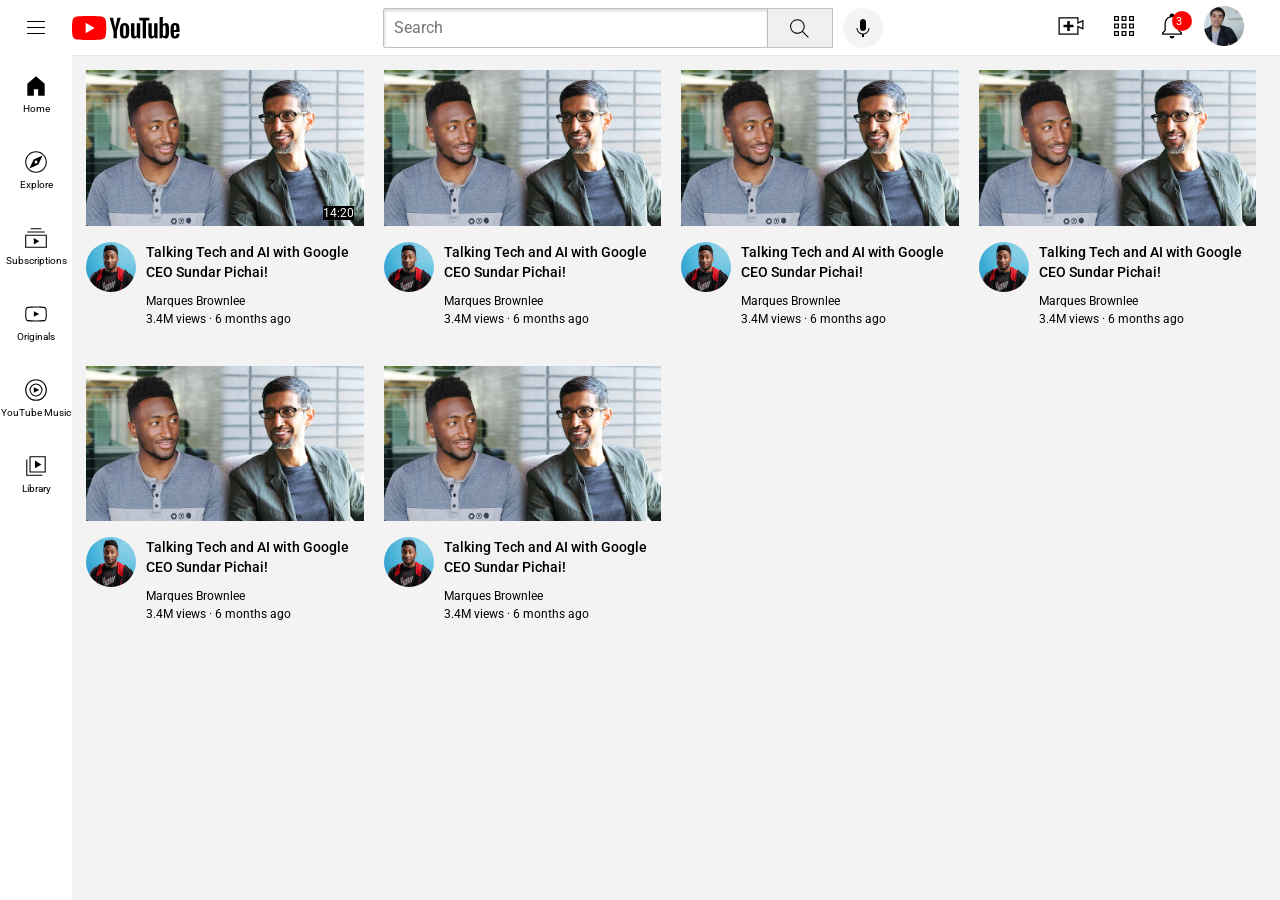
<file: index.html>
<!DOCTYPE html>
<html>
  <head>
    <title>youtube practice</title>
    <link rel="preconnect" href="https://fonts.googleapis.com" />
    <link rel="preconnect" href="https://fonts.gstatic.com" crossorigin />
    <link
      href="https://fonts.googleapis.com/css2?family=Roboto:ital,wght@0,100..900;1,100..900&display=swap"
      rel="stylesheet"
    />
    <link rel="stylesheet" href="intro-to-html/styles/header.css" />
    <link rel="stylesheet" href="intro-to-html/styles/video.css" />
    <link rel="stylesheet" href="intro-to-html/styles/general.css" />
    <link rel="stylesheet" href="intro-to-html/styles/side-bar.css" />
  </head>
  <body>
    <div class="header">
      <div class="left-section">
        <img
          class="hamburger-menu"
          src="intro-to-html/icons/hamburger-menu.svg"
          alt=""
        />
        <img
          class="youtube-logo"
          src="intro-to-html/icons/youtube-logo.svg"
          alt=""
        />
      </div>
      <div class="middle-section">
        <input class="search-bar" type="text" placeholder="Search" />
        <button class="search-button">
          <img
            class="search-icon"
            src="intro-to-html/icons/search.svg"
            alt=""
          />
          <div class="tooltip">Search</div>
        </button>
        <button class="voice-search-button">
          <img
            class="voice-search-icon"
            src="intro-to-html/icons/voice-search-icon.svg"
            alt=""
          />
        </button>
      </div>
      <div class="right-section">
        <button class="upload-button">
          <img
            class="upload-icon"
            src="intro-to-html/icons/upload.svg"
            alt=""
          />
        </button>
        <button class="youtube-apps-button">
          <img
            class="youtube-apps-icon"
            src="intro-to-html/icons/youtube-apps.svg"
            alt=""
          />
        </button>
        <div class="notifications-button">
          <div class="notifications-count">3</div>
          <img
            class="notifications-icon"
            src="intro-to-html/icons/notifications.svg"
            alt=""
          />
        </div>
        <button class="my-channel-button">
          <img
            class="my-channel-icon"
            src="intro-to-html/icons/my-channel.jpeg"
            alt=""
          />
        </button>
      </div>
    </div>
    <div class="side-bar">
      <div class="side-bar-icon">
        <img src="intro-to-html/icons/home.svg" alt="" />
        <div>Home</div>
      </div>
      <div class="side-bar-icon">
        <img src="intro-to-html/icons/explore.svg" alt="" />
        <div>Explore</div>
      </div>
      <div class="side-bar-icon">
        <img src="intro-to-html/icons/subscriptions.svg" alt="" />
        <div>Subscriptions</div>
      </div>
      <div class="side-bar-icon">
        <img src="intro-to-html/icons/originals.svg" alt="" />
        <div>Originals</div>
      </div>
      <div class="side-bar-icon">
        <img src="intro-to-html/icons/youtube-music.svg" alt="" />
        <div>YouTube Music</div>
      </div>
      <div class="side-bar-icon">
        <img src="intro-to-html/icons/library.svg" alt="" />
        <div>Library</div>
      </div>
    </div>
    <div class="video-grid">
      <div class="video-preview">
        <div class="thumbnail-row">
          <div class="video-time">14:20</div>
          <img class="thumbnail" src="thumbnails/thumbnail-1.webp" alt="" />
        </div>
        <div class="video-info-grid">
          <div class="profile-img">
            <img class="profile-pic" src="thumbnails/channel-1.jpeg" alt="" />
          </div>
          <div class="video-info">
            <p class="video-title">
              Talking Tech and AI with Google CEO Sundar Pichai!
            </p>
            <p class="video-author">Marques Brownlee</p>
            <p class="video-stats">3.4M views &#183; 6 months ago</p>
          </div>
        </div>
      </div>
      <div class="video-preview">
        <div class="thumbnail-row">
          <img class="thumbnail" src="thumbnails/thumbnail-1.webp" alt="" />
        </div>
        <div class="video-info-grid">
          <div class="profile-img">
            <img class="profile-pic" src="thumbnails/channel-1.jpeg" alt="" />
          </div>
          <div class="video-info">
            <p class="video-title">
              Talking Tech and AI with Google CEO Sundar Pichai!
            </p>
            <p class="video-author">Marques Brownlee</p>
            <p class="video-stats">3.4M views &#183; 6 months ago</p>
          </div>
        </div>
      </div>
      <div class="video-preview">
        <div class="thumbnail-row">
          <img class="thumbnail" src="thumbnails/thumbnail-1.webp" alt="" />
        </div>
        <div class="video-info-grid">
          <div class="profile-img">
            <img class="profile-pic" src="thumbnails/channel-1.jpeg" alt="" />
          </div>
          <div class="video-info">
            <p class="video-title">
              Talking Tech and AI with Google CEO Sundar Pichai!
            </p>
            <p class="video-author">Marques Brownlee</p>
            <p class="video-stats">3.4M views &#183; 6 months ago</p>
          </div>
        </div>
      </div>
      <div class="video-preview">
        <div class="thumbnail-row">
          <img class="thumbnail" src="thumbnails/thumbnail-1.webp" alt="" />
        </div>
        <div class="video-info-grid">
          <div class="profile-img">
            <img class="profile-pic" src="thumbnails/channel-1.jpeg" alt="" />
          </div>
          <div class="video-info">
            <p class="video-title">
              Talking Tech and AI with Google CEO Sundar Pichai!
            </p>
            <p class="video-author">Marques Brownlee</p>
            <p class="video-stats">3.4M views &#183; 6 months ago</p>
          </div>
        </div>
      </div>
      <div class="video-preview">
        <div class="thumbnail-row">
          <img class="thumbnail" src="thumbnails/thumbnail-1.webp" alt="" />
        </div>
        <div class="video-info-grid">
          <div class="profile-img">
            <img class="profile-pic" src="thumbnails/channel-1.jpeg" alt="" />
          </div>
          <div class="video-info">
            <p class="video-title">
              Talking Tech and AI with Google CEO Sundar Pichai!
            </p>
            <p class="video-author">Marques Brownlee</p>
            <p class="video-stats">3.4M views &#183; 6 months ago</p>
          </div>
        </div>
      </div>
      <div class="video-preview">
        <div class="thumbnail-row">
          <img class="thumbnail" src="thumbnails/thumbnail-1.webp" alt="" />
        </div>
        <div class="video-info-grid">
          <div class="profile-img">
            <img class="profile-pic" src="thumbnails/channel-1.jpeg" alt="" />
          </div>
          <div class="video-info">
            <p class="video-title">
              Talking Tech and AI with Google CEO Sundar Pichai!
            </p>
            <p class="video-author">Marques Brownlee</p>
            <p class="video-stats">3.4M views &#183; 6 months ago</p>
          </div>
        </div>
      </div>
    </div>
  </body>
</html>
</file>
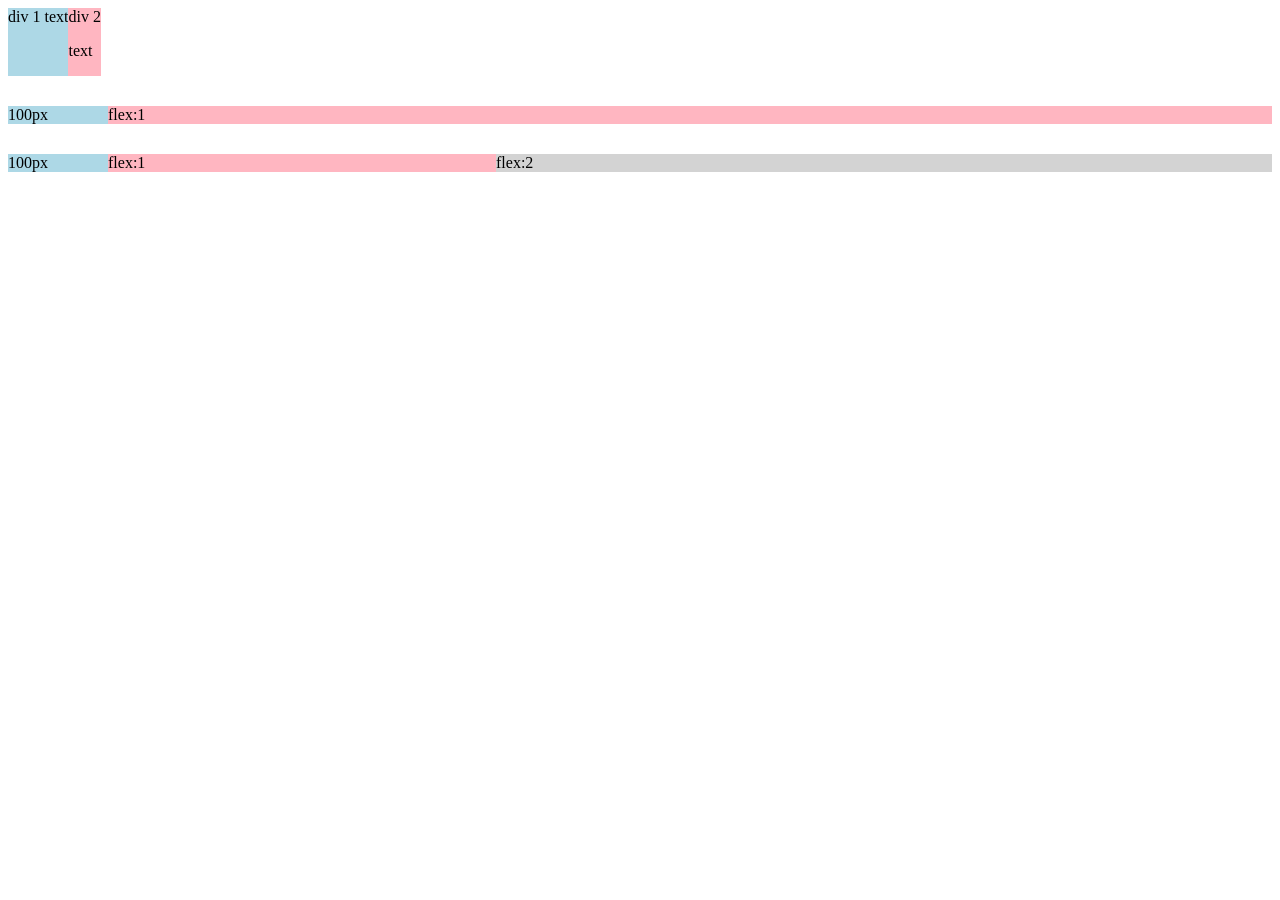
<file: flexbox.html>
<!DOCTYPE html>
<html>
  <head>
    <title>flexbox</title>
  </head>
  <body>
    <div style="display: flex; flex-direction: row">
      <div style="background-color: lightblue">div 1 text</div>
      <div style="background-color: lightpink">
        div 2
        <p>text</p>
      </div>
    </div>
    <div style="margin-top: 30px; display: flex; flex-direction: row">
      <div style="width: 100px; background-color: lightblue">100px</div>
      <div style="background-color: lightpink; flex: 1">flex:1</div>
    </div>

    <div style="margin-top: 30px; display: flex; flex-direction: row">
      <div style="width: 100px; background-color: lightblue">100px</div>
      <div style="background-color: lightpink; flex: 1">flex:1</div>
      <div style="background-color: lightgray; flex: 2">flex:2</div>
    </div>
  </body>
</html>
</file>
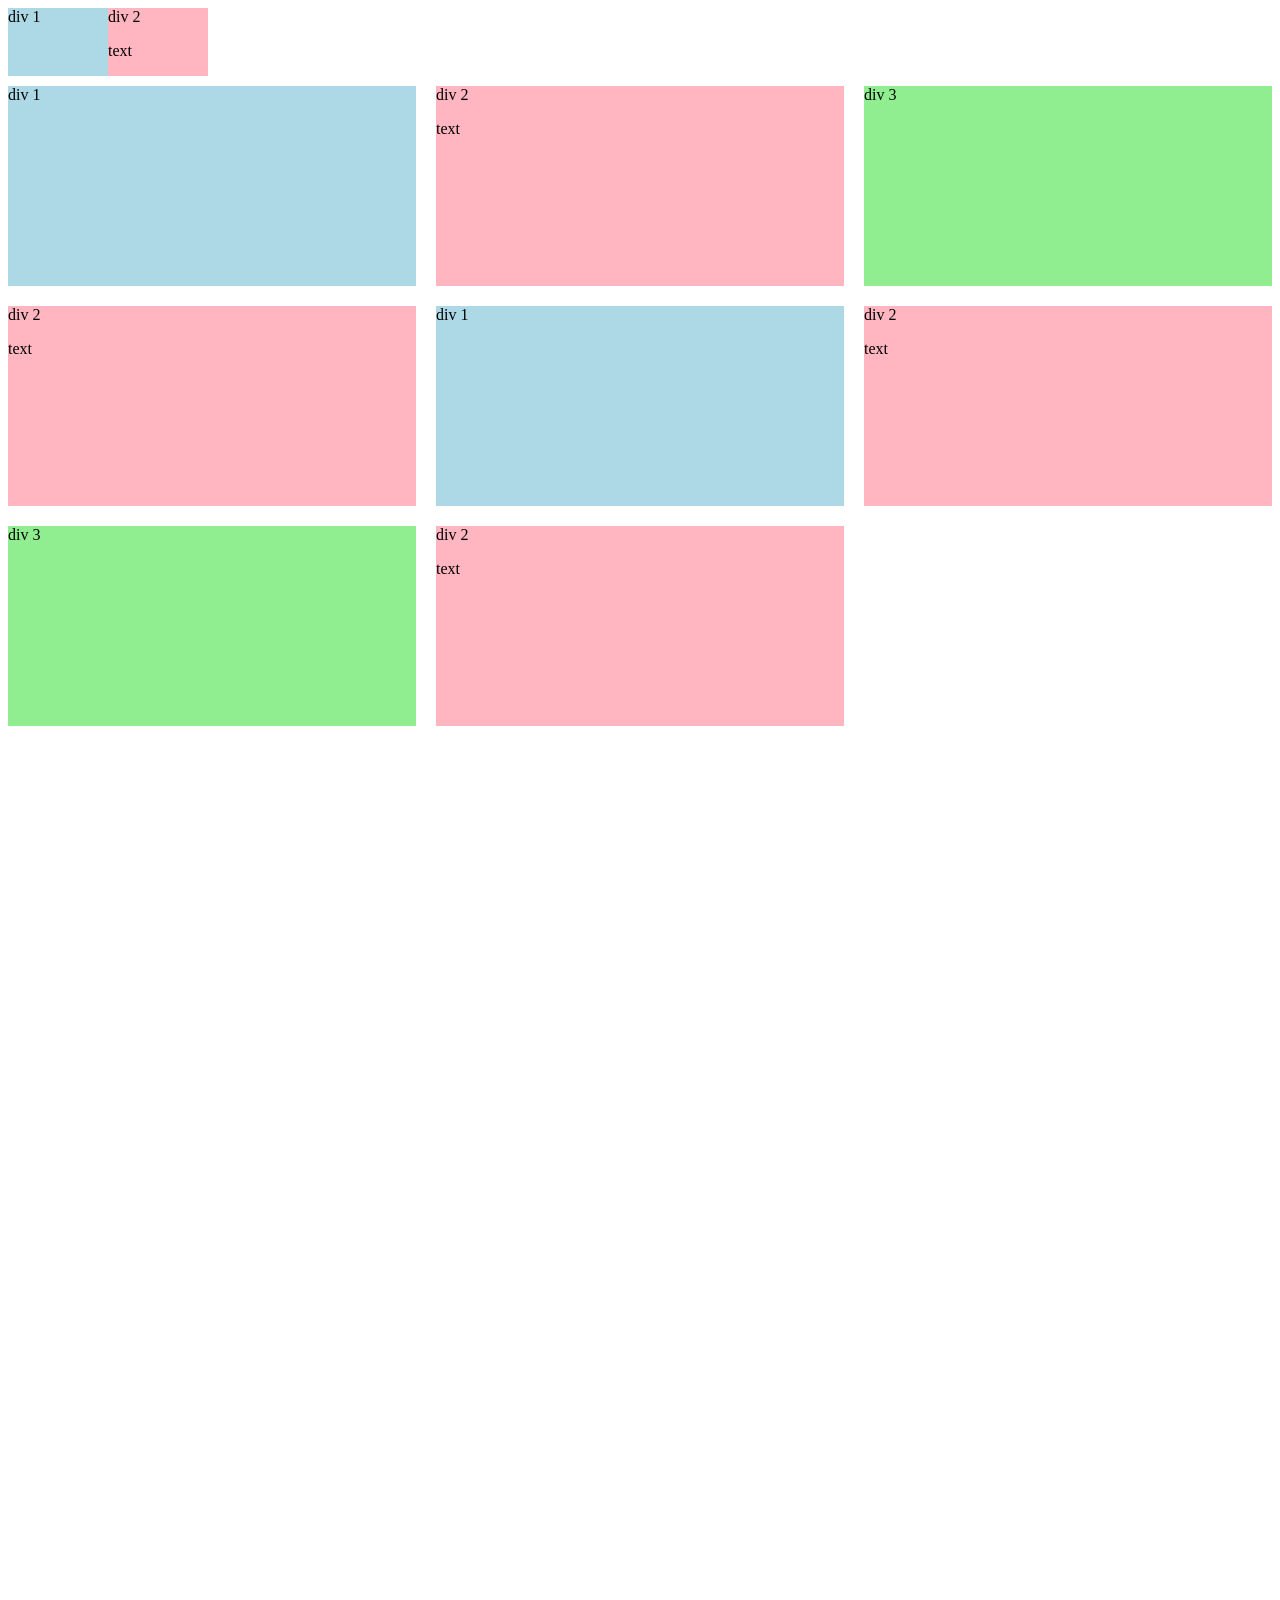
<file: grid.html>
<!DOCTYPE html>
<html>
  <head>
    <title>Grid</title>
  </head>
  <body style="padding-bottom: 1000px">
    <div style="display: grid; grid-template-columns: 100px 100px">
      <div style="background-color: lightblue">div 1</div>
      <div style="background-color: lightpink">
        div 2
        <p>text</p>
      </div>
    </div>

    <div
      style="
        margin-top: 10px;
        display: grid;
        grid-template-columns: 1fr 1fr 1fr;
        column-gap: 20px;
        row-gap: 20px;
      "
    >
      <div style="height: 200px; background-color: lightblue">div 1</div>
      <div style="height: 200px; background-color: lightpink">
        div 2
        <p>text</p>
      </div>
      <div style="height: 200px; background-color: lightgreen">div 3</div>
      <div style="height: 200px; background-color: lightpink">
        div 2
        <p>text</p>
      </div>
      <div style="height: 200px; background-color: lightblue">div 1</div>
      <div style="height: 200px; background-color: lightpink">
        div 2
        <p>text</p>
      </div>
      <div style="height: 200px; background-color: lightgreen">div 3</div>
      <div style="height: 200px; background-color: lightpink">
        div 2
        <p>text</p>
      </div>
    </div>
  </body>
</html>
</file>
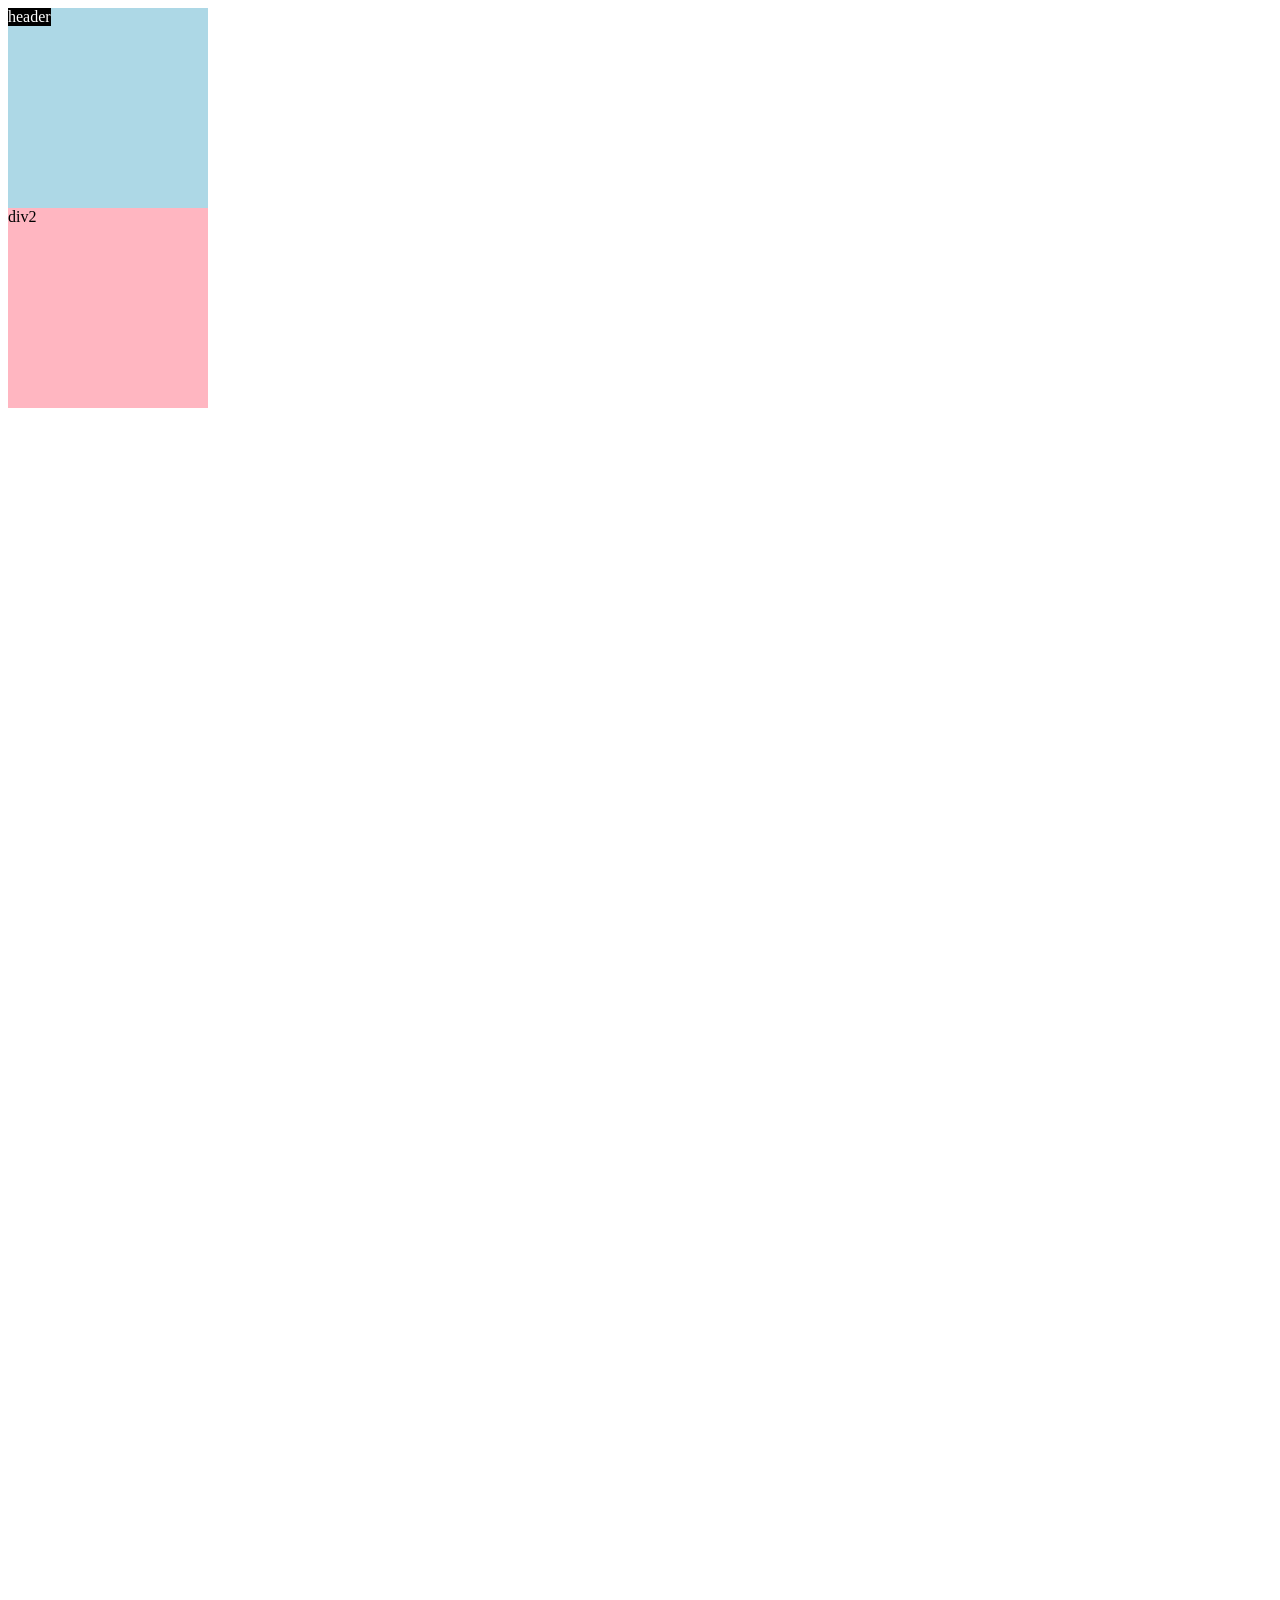
<file: position.html>
<!DOCTYPE html>
<html>
  <head>
    <title>position</title>
  </head>
  <body style="height: 2000px">
    <div style="background-color: black; color: white; position: fixed">
      header
    </div>
    <div style="background-color: lightblue; height: 200px; width: 200px">
      div1
    </div>
    <div style="background-color: lightpink; height: 200px; width: 200px">
      div2
    </div>
  </body>
</html>
</file>
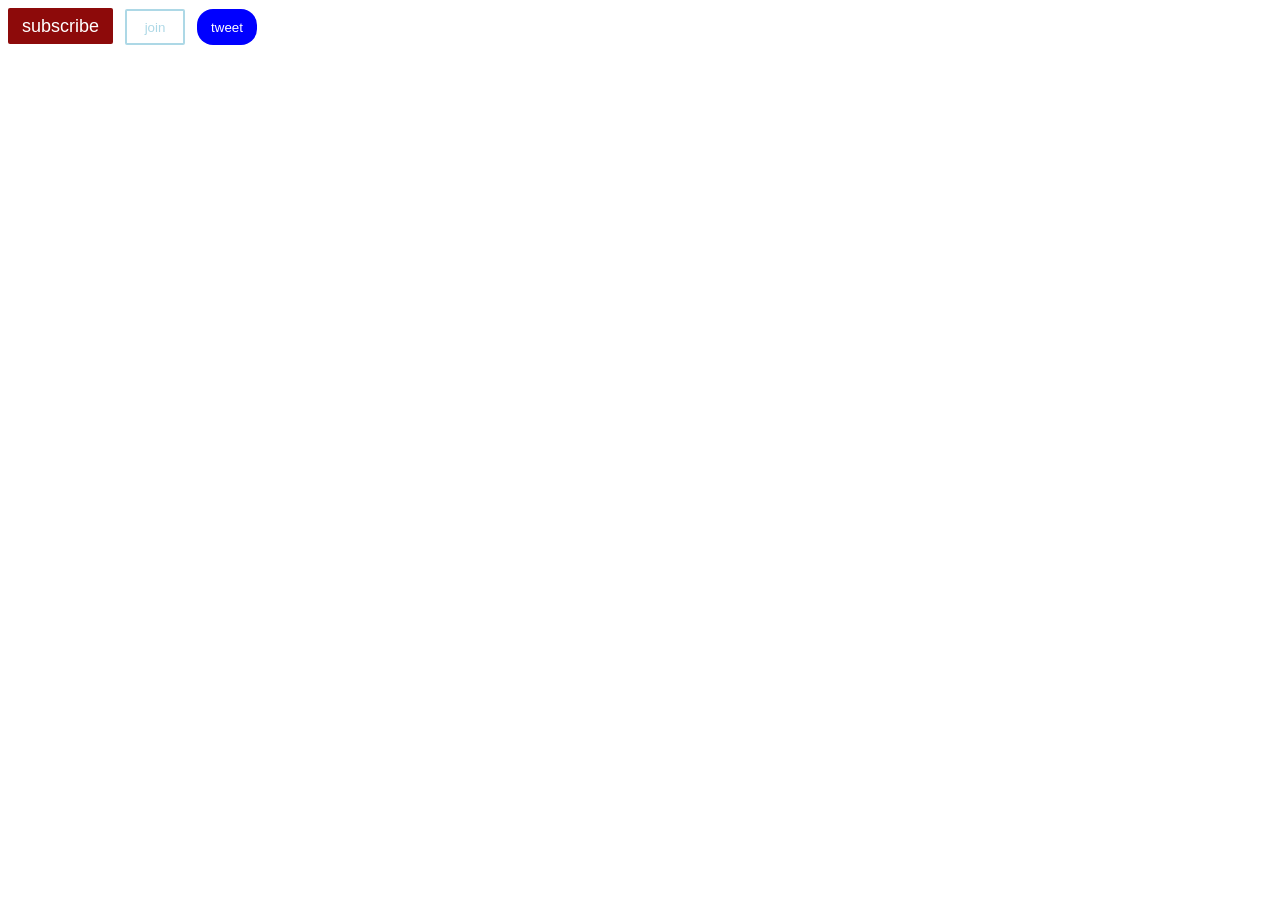
<file: intro-to-html/buttons.html>
<!DOCTYPE html>
<html>
  <head>
    <title>Buttons</title>
    <link rel="stylesheet" href="styles/buttons.css" />
  </head>
  <body>
    <button class="red">subscribe</button>
    <button class="white">join</button>
    <button class="blue">tweet</button>
  </body>
</html>
</file>
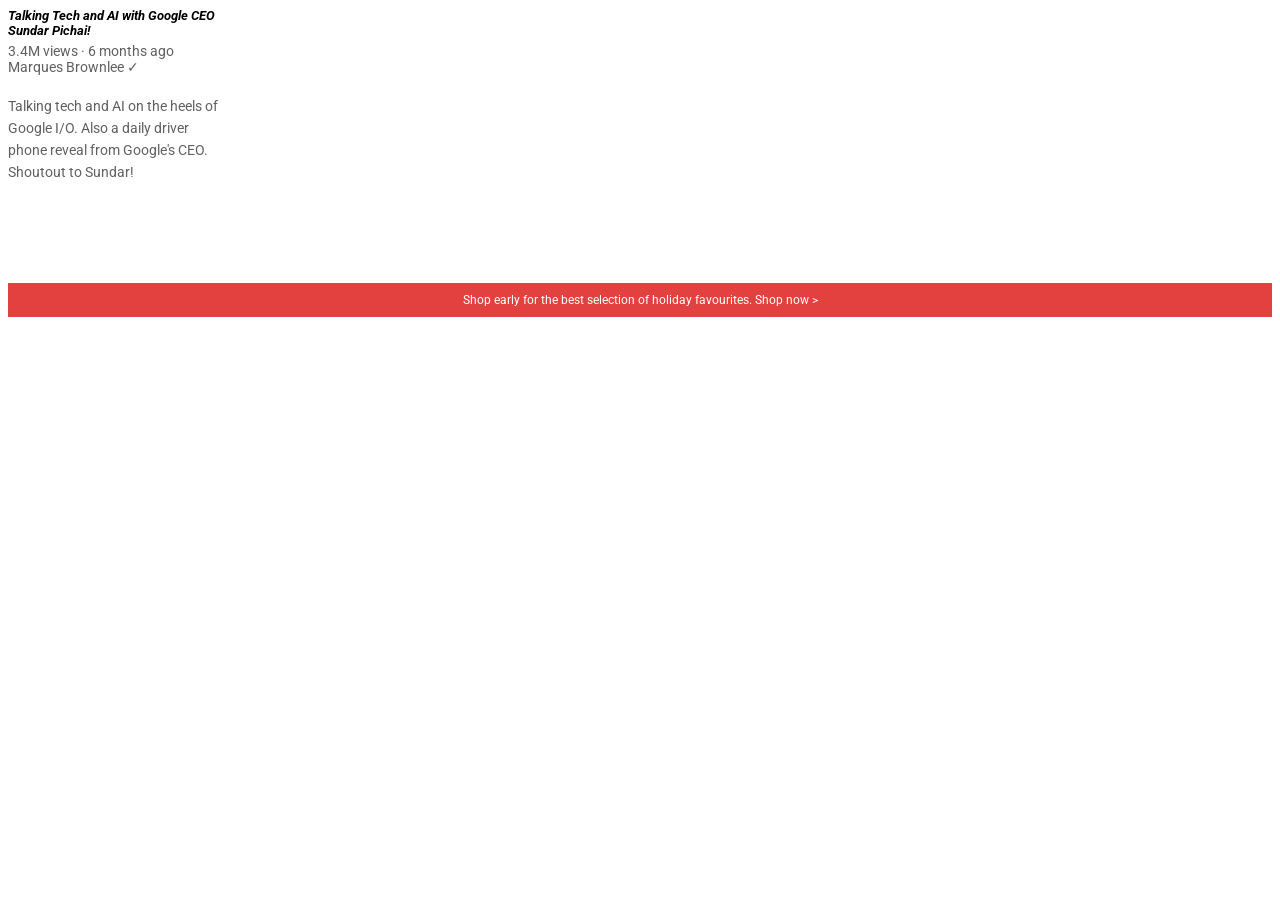
<file: intro-to-html/text.html>
<!DOCTYPE html>
<html>
  <head>
    <link rel="stylesheet" href="styles/text.css" />
    <title>text practice</title>
    <link rel="preconnect" href="https://fonts.googleapis.com" />
    <link rel="preconnect" href="https://fonts.gstatic.com" crossorigin />
    <link
      href="https://fonts.googleapis.com/css2?family=Roboto:ital,wght@0,100..900;1,100..900&display=swap"
      rel="stylesheet"
    />
  </head>
  <body>
    <p class="video-title">
      Talking Tech and AI with Google CEO Sundar Pichai!
    </p>

    <p class="video-stats">3.4M views &#183; 6 months ago</p>

    <p class="video-author">Marques Brownlee &#10003;</p>

    <p class="video-description">
      Talking tech and AI on the heels of Google I/O. Also a daily driver phone
      reveal from Google's CEO. Shoutout to Sundar!
    </p>

    <p class="video-warning">
      Shop early for the best selection of holiday favourites.
      <span class="shop-text">Shop now &gt;</span>
    </p>
  </body>
</html>
</file>
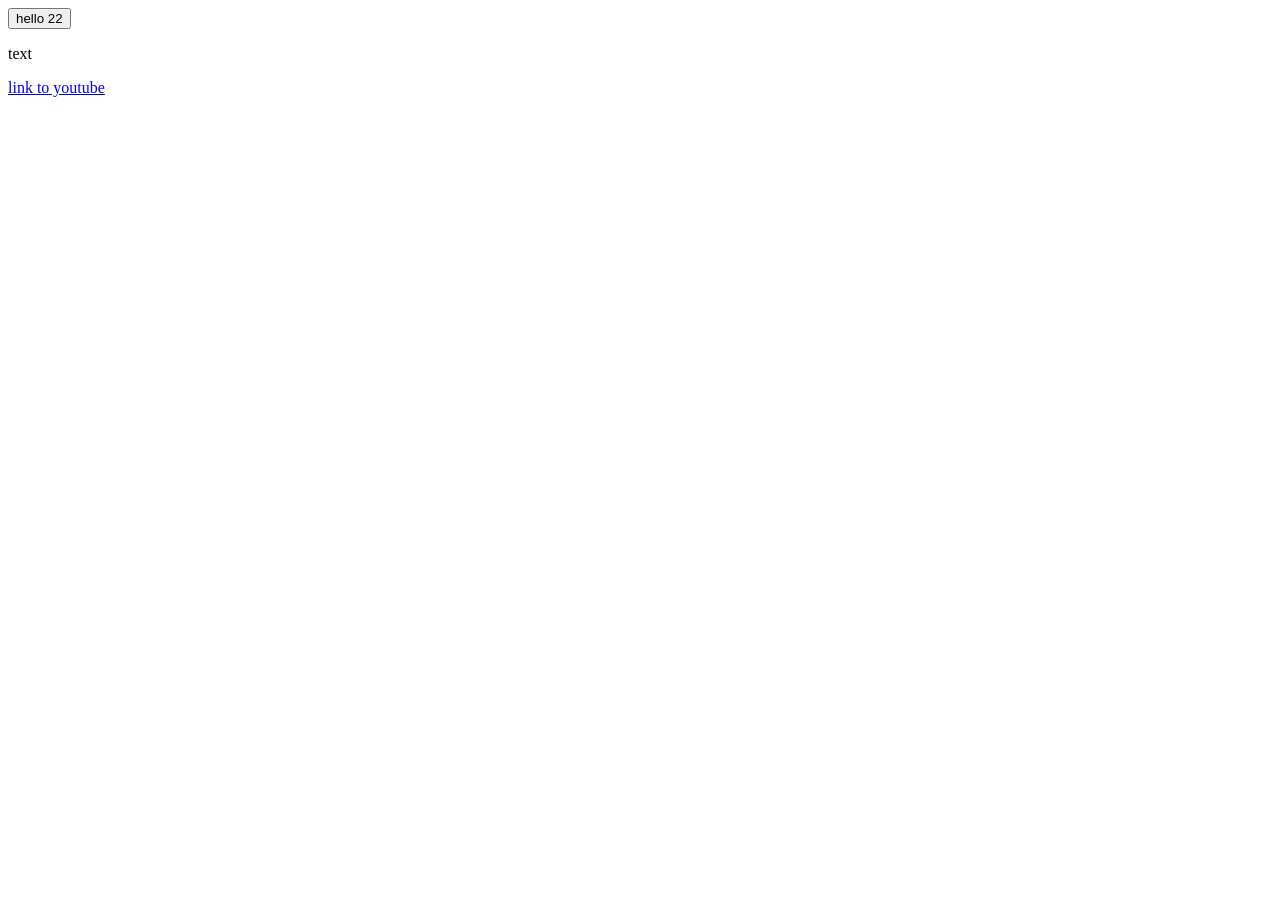
<file: intro-to-html/website.html>
<!DOCTYPE html>
<html>
  <head>
    <title>first website</title>
  </head>
  <body>
    <button>hello 22</button>
    <p>text</p>
    <a href="https://youtube.com" target="_blank"> link to youtube </a>
  </body>
</html>
</file>
<file: intro-to-html/styles/header.css>
.header {
  height: 55px;
  display: flex;
  flex-direction: row;
  justify-content: space-between;
  position: fixed;
  background-color: white;
  top: 0;
  left: 0;
  right: 0;
  border-bottom-color: rgb(231, 230, 230);
  border-bottom-width: 1px;
  border-bottom-style: solid;
  z-index: 2;
}

.left-section {
  align-items: center;
  display: flex;
}

.hamburger-menu,
.youtube-logo {
  height: 24px;
  margin-left: 24px;
}

.middle-section {
  flex: 1;
  margin-left: 70px;
  margin-right: 35px;
  max-width: 500px;
  display: flex;
  align-items: center;
}

.search-bar {
  flex: 1;
  max-width: 600px;
  height: 36px;
  padding-left: 10px;
  font-size: 16px;
  border-width: 1px;
  border-style: solid;
  border-color: rgb(192, 192, 192);
  border-radius: 2px;
  box-shadow: inset 1px 2px 3px rgba(0, 0, 0, 0.15);
  min-width: 40px;
}

.search-bar::placeholder {
  font-family: ROBOTO, Arial, Helvetica, sans-serif;
  font-size: 16px;
}

.search-button {
  width: 66px;
  height: 40px;
  background-color: rgb(240, 240, 240);
  border-width: 1px;
  border-style: solid;
  border-color: rgb(192, 192, 192);
  margin-left: -1px;
  margin-right: 10px;
  position: relative;
}

.search-icon {
  height: 25px;
  margin-top: 4px;
}

.tooltip {
  background-color: rgb(179, 179, 179);
  position: absolute;
  top: 40px;
  color: white;
  opacity: 0;
  transition: opacity 1s;
  pointer-events: none;
}

.search-button:hover .tooltip {
  opacity: 1;
}

.voice-search-button {
  width: 40px;
  height: 40px;
  border-radius: 20px;
  border: none;
  background-color: rgb(244, 244, 244);
}

.voice-search-icon {
  height: 24px;
  margin-top: 4px;
}

.right-section {
  width: 200px;
  display: flex;
  align-items: center;
  justify-content: space-between;
  margin-right: 30px;
}

.upload-button {
  background-color: white;
  border: none;
  margin-right: 5px;
}

.upload-icon {
  width: 30px;
  height: 30px;
}

.youtube-apps-button {
  background-color: white;
  border: none;
  margin-right: 5px;
}

.youtube-apps-icon {
  width: 30px;
  height: 30px;
}

.my-channel-icon {
  width: 40px;
  height: 40px;
}

.my-channel-button {
  background-color: white;
  border: none;
}

.notifications-button {
  position: relative;
}

.notifications-icon {
  width: 30px;
  height: 30px;
  background-color: white;
  border: none;
  margin-right: 5px;
}

.notifications-count {
  position: absolute;
  top: 0px;
  right: 0px;
  background-color: red;
  border-radius: 10px;
  padding: 2px;
  color: white;
  font-size: 11px;
  font-family: ROBOTO, Arial;
  width: 12px;
  height: 12px;
  padding: 4px 4px;
}
</file>
<file: intro-to-html/styles/video.css>
.thumbnail {
  width: 100%;
}

.video-title {
  margin-top: 0;
  font-size: 14px;
  font-weight: 500;
  line-height: 20px;
  margin-bottom: 12px;
}

.profile-img {
  width: 50px;
  vertical-align: top;
}

.profile-pic {
  width: 100%;
  border-radius: 40px;
}

.thumbnail-row {
  margin-bottom: 12px;
}

.video-author,
.video-stats {
  font-size: 12px;
  color: inherit;
}

.video-author {
  margin-bottom: 4px;
}

.video-info-grid {
  display: grid;
  grid-template-columns: 50px 1fr;
  column-gap: 10px;
}
.video-grid {
  display: grid;
  grid-template-columns: 1fr 1fr 1fr;
  column-gap: 20px;
  row-gap: 40px;
}

@media (max-width: 750px) {
  .video-grid {
    grid-template-columns: 1fr 1fr;
  }
}

@media (min-width: 1000px) {
  .video-grid {
    grid-template-columns: 1fr 1fr 1fr 1fr;
  }
}

.thumbnail-row {
  position: relative;
}

.video-time {
  font-family: ROBOTO, Arial, Helvetica, sans-serif;
  position: absolute;
  background-color: black;
  font-size: 12px;
  right: 10px;
  bottom: 10px;
  color: white;
}
</file>
<file: intro-to-html/styles/general.css>
p {
  font-family: ROBOTO, Arial, Helvetica, sans-serif;
  margin-top: 0;
  margin-bottom: 0;
}

body {
  margin: 0;
  padding-top: 70px;
  padding-left: 86px;
  background-color: rgb(243, 243, 243);
  padding-right: 24px;
}
</file>
<file: intro-to-html/styles/side-bar.css>
.side-bar {
  background-color: white;
  width: 72px;
  position: fixed;
  top: 55px;
  left: 0;
  bottom: 0;
  z-index: 200;
}

.side-bar-icon {
  height: 76px;
  display: flex;
  justify-content: center;
  align-items: center;
  flex-direction: column;
  cursor: pointer;
}

.side-bar-icon:hover {
  background-color: rgb(219, 219, 219);
}

.side-bar-icon img {
  width: 26px;
  margin-bottom: 4px;
}

.side-bar-icon div {
  font-family: ROBOTO, Arial;
  font-size: 10px;
}
</file>
<file: intro-to-html/styles/buttons.css>
.red {
  background-color: rgb(141, 10, 10);
  color: white;
  border: none;
  height: 36px;
  font-size: 18px;
  width: 105px;
  font-weight: lighter;
  border-radius: 2px;
  cursor: pointer;
  margin-right: 8px;
  transition: opacity 0.15s, color 0.15s;
}

.red:hover {
  opacity: 0.6;
  color: black;
  box-shadow: 1px 1px 1px rgba(0, 0, 0, 0.4);
}

.red:active {
  opacity: 0.3;
  color: black;
}

.white {
  background-color: white;
  border-color: lightblue;
  color: lightblue;
  width: 60px;
  height: 36px;
  border-radius: 2px;
  cursor: pointer;
  border-style: solid;
  margin-right: 8px;
}

.blue {
  background-color: blue;
  color: white;
  border: none;
  border-radius: 16px;
  width: 60px;
  height: 36px;
  cursor: pointer;
}
</file>
<file: intro-to-html/styles/text.css>
p {
  font-family: ROBOTO, Arial, Helvetica, sans-serif;
  margin-top: 0;
  margin-bottom: 0;
}

.video-title {
  font-size: 13px;
  font-weight: bold;
  font-style: italic;
  margin-bottom: 5px;
  width: 220px;
}

.video-stats {
  font-size: 14px;
  color: rgb(96, 96, 96);
}

.video-author {
  color: rgb(96, 96, 96);
  margin-bottom: 20px;
  font-size: 14px;
}

.video-description {
  font-size: 14px;
  width: 220px;
  color: rgb(96, 96, 96);
  line-height: 22px;
  margin-top: 0;
  margin-bottom: 100px;
}

.video-warning {
  margin-bottom: 50px;
  font-size: 12px;
  background-color: rgb(227, 65, 64);
  color: white;
  text-align: center;
  padding-top: 10px;
  padding-bottom: 10px;
}

.shop-text:hover {
  text-decoration: underline;
  cursor: pointer;
}
</file>
